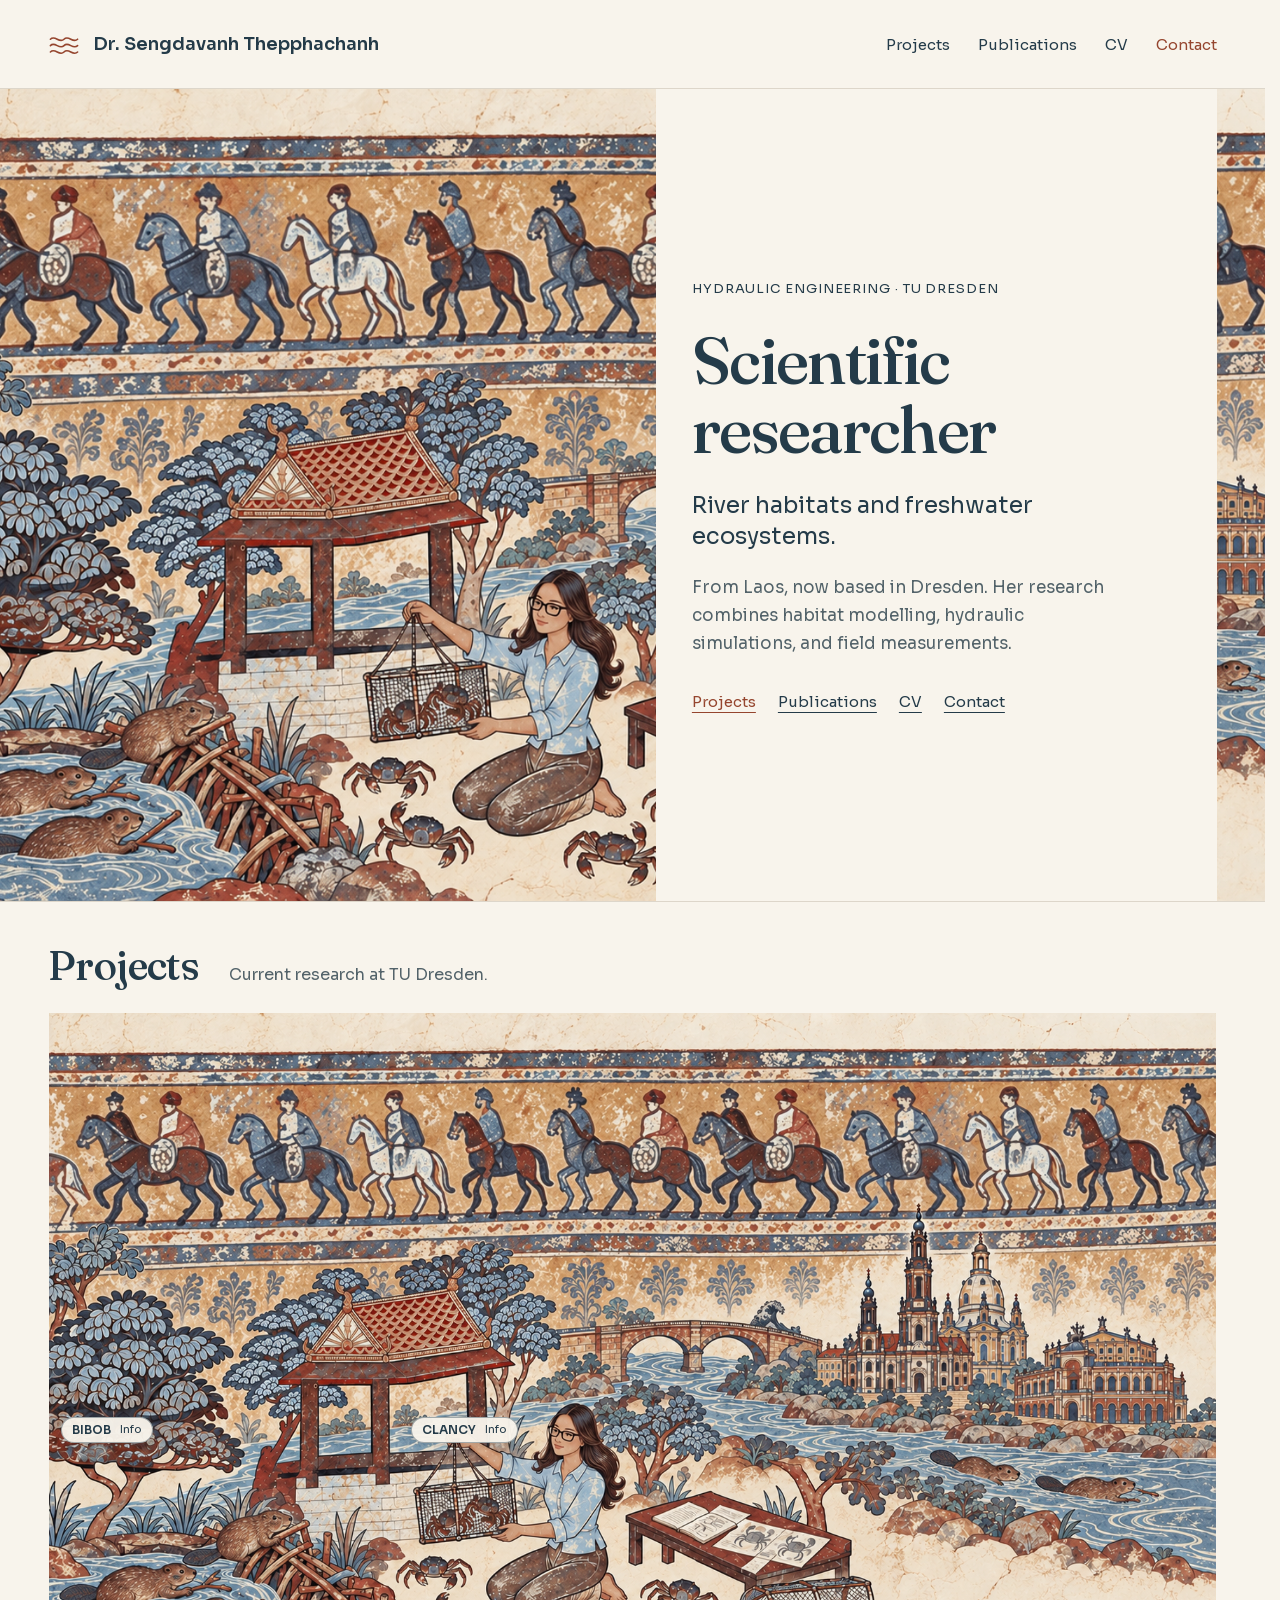
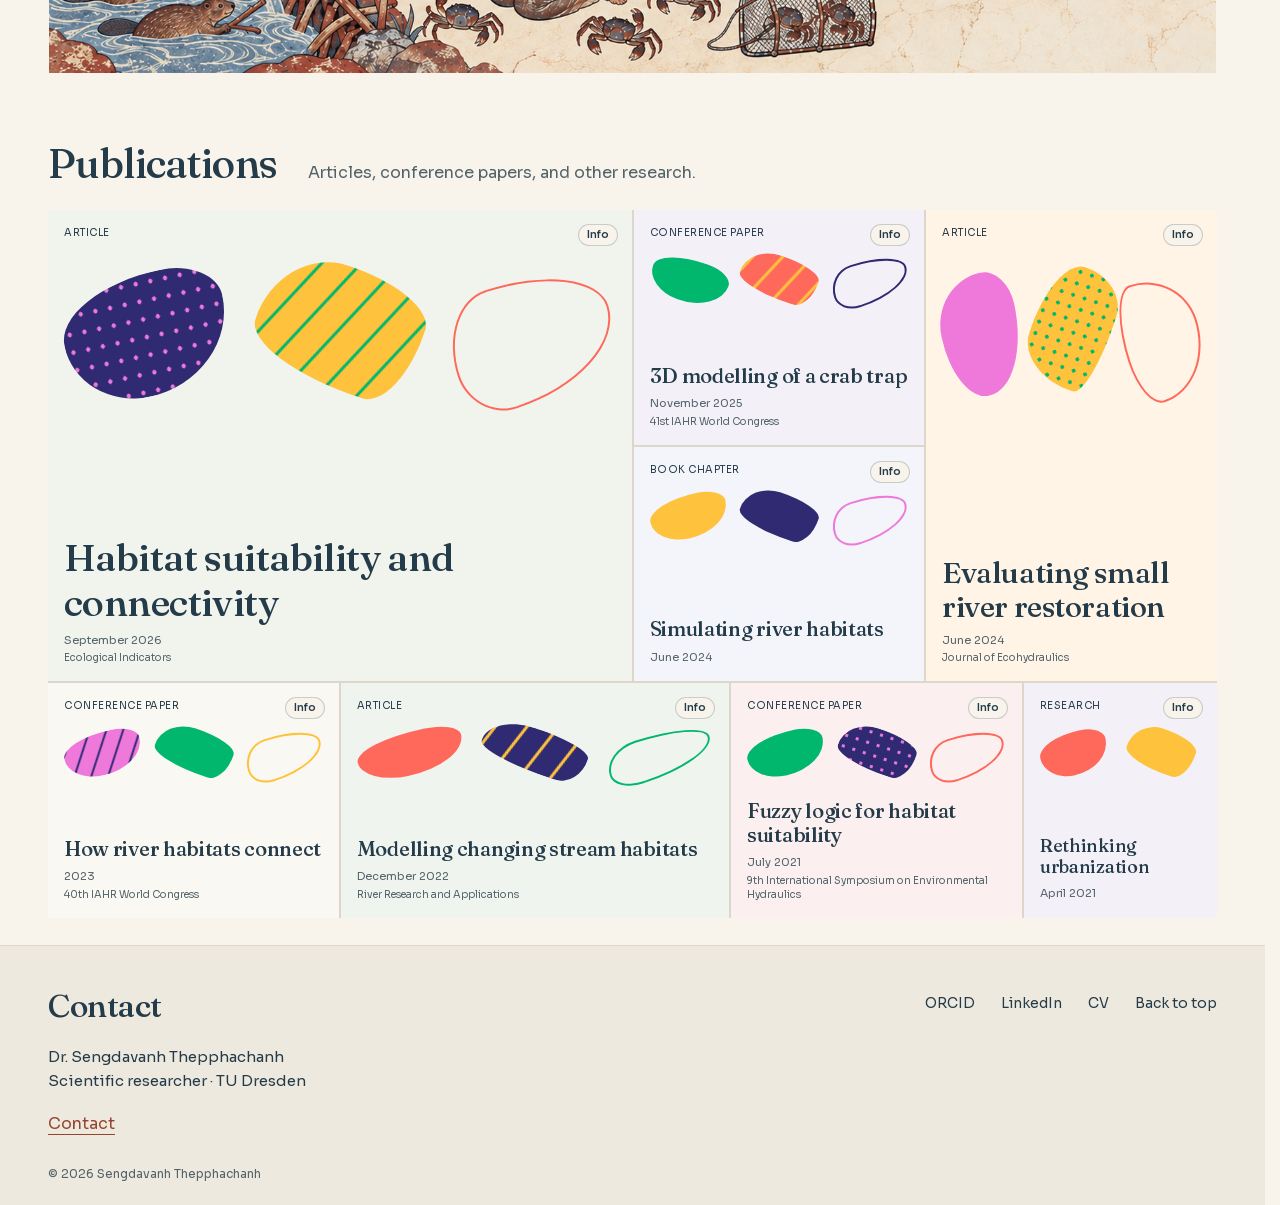
<file: index.html>
<!doctype html>
<html lang="en">
  <head>
    <meta charset="utf-8">
    <meta name="viewport" content="width=device-width, initial-scale=1">
    <meta name="description" content="Dr. Sengdavanh Thepphachanh, scientific researcher at TU Dresden. Research projects and publications on river habitats and freshwater ecosystems.">
    <meta name="theme-color" content="#f8f4ec">
    <title>Dr. Sengdavanh Thepphachanh · TU Dresden</title>
    <link rel="preload" href="assets/fonts/fraunces-latin.woff2" as="font" type="font/woff2" crossorigin>
    <link rel="preload" href="assets/fonts/sora-latin.woff2" as="font" type="font/woff2" crossorigin>
    <link rel="stylesheet" href="assets/site.css">
    <script src="assets/site.js" defer></script>
  </head>
  <body>
    <a class="skip-link" href="#main">Skip to content</a>
    <header class="site-header">
      <div class="header-inner">
        <a class="brand" href="#home" aria-label="Dr. Sengdavanh Thepphachanh, home">
          <svg class="brand-mark" viewBox="0 0 40 40" fill="none" aria-hidden="true"><path d="M3 14c6-6 11 6 17 0s11 6 17 0M3 22c6-6 11 6 17 0s11 6 17 0M3 30c6-6 11 6 17 0s11 6 17 0" stroke="currentColor" stroke-width="2" stroke-linecap="round"/></svg>
          <span>Dr. Sengdavanh Thepphachanh</span>
        </a>
        <nav aria-label="Main navigation">
          <a href="#projects">Projects</a>
          <a href="#publications">Publications</a>
          <a href="cv.html">CV</a>
          <a class="contact-link" href="https://www.linkedin.com/in/sengdavanh-thepphachanh-7234b1b6/" target="_blank" rel="noopener noreferrer">Contact</a>
        </nav>
      </div>
    </header>

    <main id="main">
      <section class="hero" id="home" aria-labelledby="hero-title">
        <img class="hero-art" src="assets/images/hero.png" alt="Lao mural artwork with Sengdavanh studying crabs and beavers beside the Elbe and Dresden landmarks." width="1667" height="943" fetchpriority="high">
        <div class="hero-inner">
          <div class="hero-copy">
            <p class="hero-eyebrow">Hydraulic engineering · TU Dresden</p>
            <h1 id="hero-title">Scientific<br>researcher</h1>
            <p class="hero-focus">River habitats and freshwater ecosystems.</p>
            <p class="hero-bio">From Laos, now based in Dresden. Her research combines habitat modelling, hydraulic simulations, and field measurements.</p>
            <div class="hero-links" aria-label="Explore the page">
              <a href="#projects">Projects</a>
              <a href="#publications">Publications</a>
              <a href="cv.html">CV</a>
              <a href="https://www.linkedin.com/in/sengdavanh-thepphachanh-7234b1b6/" target="_blank" rel="noopener noreferrer">Contact</a>
            </div>
          </div>
        </div>
      </section>

      <section class="section" id="projects" aria-labelledby="projects-title">
        <div class="section-heading">
          <h2 id="projects-title">Projects</h2>
          <p>Current research at TU Dresden.</p>
        </div>
        <div class="project-scene">
          <img class="project-image" src="assets/images/hero.png" alt="The complete Lao mural artwork with beavers on the left, Sengdavanh and crab traps in the centre, and the Elbe beside Dresden landmarks." loading="lazy" width="1667" height="943">
          <button class="tile project-region project-region--bibob" type="button" data-reveal="project-bibob" aria-controls="project-bibob" aria-haspopup="dialog" aria-label="BIBOB: beaver dams and water management. Info">
            <svg class="animal-highlight" viewBox="0 0 500 377" fill="none" aria-hidden="true">
              <ellipse cx="289" cy="180" rx="110" ry="58" transform="rotate(-23 289 180)"/>
              <ellipse cx="139" cy="251" rx="118" ry="47" transform="rotate(-12 139 251)"/>
              <ellipse cx="178" cy="301" rx="130" ry="48" transform="rotate(-13 178 301)"/>
            </svg>
            <span class="project-label"><strong>BIBOB</strong><span class="tile-info">Info</span></span>
          </button>
          <button class="tile project-region project-region--clancy" type="button" data-reveal="project-clancy" aria-controls="project-clancy" aria-haspopup="dialog" aria-label="CLANCY: Chinese mitten crab control. Info">
            <svg class="animal-highlight" viewBox="0 0 734 377" fill="none" aria-hidden="true">
              <ellipse cx="52" cy="237" rx="63" ry="35"/>
              <ellipse cx="93" cy="303" rx="80" ry="47"/>
              <ellipse cx="316" cy="327" rx="69" ry="40"/>
              <ellipse cx="400" cy="269" rx="70" ry="43"/>
              <ellipse cx="576" cy="299" rx="121" ry="63"/>
            </svg>
            <span class="project-label"><strong>CLANCY</strong><span class="tile-info">Info</span></span>
          </button>
        </div>
      </section>

      <section class="section" id="publications" aria-labelledby="publications-title">
        <div class="section-heading">
          <h2 id="publications-title">Publications</h2>
          <p>Articles, conference papers, and other research.</p>
        </div>
        <div class="publication-mosaic">
          <button type="button" class="tile publication-tile publication-tile--climate" data-reveal="publication-climate" aria-controls="publication-climate" aria-haspopup="dialog">
            <span class="tile-info">Info</span>
            <span class="publication-kind">Article</span>
            <span class="paper-art" aria-hidden="true"><span class="blob-outline"></span></span>
            <span class="publication-caption">
              <span class="tile-title">Habitat suitability and connectivity</span>
              <span class="tile-meta">September 2026</span>
              <span class="tile-venue">Ecological Indicators</span>
            </span>
          </button>
          <button type="button" class="tile publication-tile publication-tile--crab-trap" data-reveal="publication-crab-trap" aria-controls="publication-crab-trap" aria-haspopup="dialog">
            <span class="tile-info">Info</span>
            <span class="publication-kind">Conference paper</span>
            <span class="paper-art" aria-hidden="true"><span class="blob-outline"></span></span>
            <span class="publication-caption">
              <span class="tile-title">3D modelling of a crab trap</span>
              <span class="tile-meta">November 2025</span>
              <span class="tile-venue">41st IAHR World Congress</span>
            </span>
          </button>
          <button type="button" class="tile publication-tile publication-tile--restoration" data-reveal="publication-restoration" aria-controls="publication-restoration" aria-haspopup="dialog">
            <span class="tile-info">Info</span>
            <span class="publication-kind">Article</span>
            <span class="paper-art" aria-hidden="true"><span class="blob-outline"></span></span>
            <span class="publication-caption">
              <span class="tile-title">Evaluating small river restoration</span>
              <span class="tile-meta">June 2024</span>
              <span class="tile-venue">Journal of Ecohydraulics</span>
            </span>
          </button>
          <button type="button" class="tile publication-tile publication-tile--chapter" data-reveal="publication-chapter" aria-controls="publication-chapter" aria-haspopup="dialog">
            <span class="tile-info">Info</span>
            <span class="publication-kind">Book chapter</span>
            <span class="paper-art" aria-hidden="true"><span class="blob-outline"></span></span>
            <span class="publication-caption">
              <span class="tile-title">Simulating river habitats</span>
              <span class="tile-meta">June 2024</span>

            </span>
          </button>
          <button type="button" class="tile publication-tile publication-tile--connectivity" data-reveal="publication-connectivity" aria-controls="publication-connectivity" aria-haspopup="dialog">
            <span class="tile-info">Info</span>
            <span class="publication-kind">Conference paper</span>
            <span class="paper-art" aria-hidden="true"><span class="blob-outline"></span></span>
            <span class="publication-caption">
              <span class="tile-title">How river habitats connect</span>
              <span class="tile-meta">2023</span>
              <span class="tile-venue">40th IAHR World Congress</span>
            </span>
          </button>
          <button type="button" class="tile publication-tile publication-tile--transient" data-reveal="publication-transient" aria-controls="publication-transient" aria-haspopup="dialog">
            <span class="tile-info">Info</span>
            <span class="publication-kind">Article</span>
            <span class="paper-art" aria-hidden="true"><span class="blob-outline"></span></span>
            <span class="publication-caption">
              <span class="tile-title">Modelling changing stream habitats</span>
              <span class="tile-meta">December 2022</span>
              <span class="tile-venue">River Research and Applications</span>
            </span>
          </button>
          <button type="button" class="tile publication-tile publication-tile--fuzzy" data-reveal="publication-fuzzy" aria-controls="publication-fuzzy" aria-haspopup="dialog">
            <span class="tile-info">Info</span>
            <span class="publication-kind">Conference paper</span>
            <span class="paper-art" aria-hidden="true"><span class="blob-outline"></span></span>
            <span class="publication-caption">
              <span class="tile-title">Fuzzy logic for habitat suitability</span>
              <span class="tile-meta">July 2021</span>
              <span class="tile-venue">9th International Symposium on Environmental Hydraulics</span>
            </span>
          </button>
          <button type="button" class="tile publication-tile publication-tile--urban" data-reveal="publication-urban" aria-controls="publication-urban" aria-haspopup="dialog">
            <span class="tile-info">Info</span>
            <span class="publication-kind">Research</span>
            <span class="paper-art" aria-hidden="true"><span class="blob-outline"></span></span>
            <span class="publication-caption">
              <span class="tile-title">Rethinking urbanization</span>
              <span class="tile-meta">April 2021</span>

            </span>
          </button>
        </div>
      </section>

    </main>

    <footer class="site-footer" id="contact">
      <div class="footer-inner">
        <div>
          <h2>Contact</h2>
          <p>Dr. Sengdavanh Thepphachanh<br>Scientific researcher · TU Dresden</p>
          <a class="contact-link" href="https://www.linkedin.com/in/sengdavanh-thepphachanh-7234b1b6/" target="_blank" rel="noopener noreferrer">Contact</a>
        </div>
        <div class="footer-links">
          <a href="https://orcid.org/0000-0003-0986-9952" target="_blank" rel="noopener noreferrer">ORCID</a>
          <a href="https://www.linkedin.com/in/sengdavanh-thepphachanh-7234b1b6/" target="_blank" rel="noopener noreferrer">LinkedIn</a>
          <a href="cv.html">CV</a>
          <a href="#home">Back to top</a>
        </div>
      </div>
      <p class="footer-note">© 2026 Sengdavanh Thepphachanh</p>
    </footer>

    <noscript><p class="noscript-note">JavaScript is off. Project and publication details appear below.</p></noscript>
    <dialog class="reveal" id="project-clancy" aria-labelledby="project-clancy-title">
      <button class="reveal-close" data-close type="button">Close <span aria-hidden="true">×</span></button>
      <span class="reveal-kicker">Research project · 2023–2028</span>
      <h2 id="project-clancy-title">CLANCY</h2>
      <p class="reveal-subtitle">Chinese mitten crab control</p>
      <p>The project develops and tests traps for invasive Chinese mitten crabs. TU Dresden investigates how crabs respond to currents and hydraulic barriers.</p>
      <dl class="research-details">
        <div><dt>Institution</dt><dd>Chair of Hydraulic Engineering, TU Dresden</dd></div>
        <div><dt>Funding</dt><dd>EU Interreg North Sea</dd></div>
      </dl>
      <a class="source-link" href="https://tu-dresden.de/bu/bauingenieurwesen/iwd/wasserbau/forschung/forschungsprojekte/clancy" target="_blank" rel="noopener noreferrer">Visit the project at TU Dresden</a>
    </dialog>
    <dialog class="reveal" id="project-bibob" aria-labelledby="project-bibob-title">
      <button class="reveal-close" data-close type="button">Close <span aria-hidden="true">×</span></button>
      <span class="reveal-kicker">Research project · 2025–2027</span>
      <h2 id="project-bibob-title">BIBOB</h2>
      <p class="reveal-subtitle">Beaver dams and water management</p>
      <p>The project studies beaver dams and their effects on water retention. The team develops practical dam management guidance for the Saxon-Czech border region.</p>
      <dl class="research-details">
        <div><dt>Institution</dt><dd>Chair of Hydraulic Engineering, TU Dresden</dd></div>
        <div><dt>Funding</dt><dd>EU Interreg Saxony–Czech Republic</dd></div>
      </dl>
      <a class="source-link" href="https://tu-dresden.de/bu/bauingenieurwesen/iwd/wasserbau/bibob/projekt/profil" target="_blank" rel="noopener noreferrer">Visit the project at TU Dresden</a>
    </dialog>
    <dialog class="reveal" id="publication-climate" aria-labelledby="publication-climate-title">
      <button class="reveal-close" data-close type="button">Close <span aria-hidden="true">×</span></button>
      <span class="reveal-kicker">Article · September 2026</span>
      <h2 id="publication-climate-title">Macrozoobenthos habitat suitability and connectivity under hydromorphological and climate stressors</h2>
      <p class="publication-authors">Sengdavanh Thepphachanh, Manuel Wewer, Jürgen Stamm, Venu Chandra</p>
      <p class="reveal-venue">Ecological Indicators</p>
      <p>Research on river habitat suitability and connectivity under changes in river form, flow, and climate.</p>

      <ul class="source-links">
        <li><a href="https://www.researchgate.net/publication/413813401_Macrozoobenthos_habitat_suitability_and_connectivity_under_hydromorphological_and_climate_stressors" target="_blank" rel="noopener noreferrer">View on ResearchGate</a></li>
        <li><a href="https://fis.tu-dresden.de/portal/de/publications/macrozoobenthos-habitat-suitability-and-connectivity-under-hydromorphological-and-climate-stressors%2873c3dc61-bd50-4906-a53a-476daaadbd59%29.html" target="_blank" rel="noopener noreferrer">TU Dresden publication record</a></li>
      </ul>
    </dialog>
    <dialog class="reveal" id="publication-crab-trap" aria-labelledby="publication-crab-trap-title">
      <button class="reveal-close" data-close type="button">Close <span aria-hidden="true">×</span></button>
      <span class="reveal-kicker">Conference paper · November 2025</span>
      <h2 id="publication-crab-trap-title">A hydrodynamic analysis of a Chinese mitten crab trap using 3D modeling</h2>
      <p class="publication-authors">Sengdavanh Thepphachanh, Torsten Heyer</p>
      <p class="reveal-venue">41st IAHR World Congress</p>
      <p>A hydrodynamic study of a Chinese mitten crab trap using a three-dimensional model.</p>

      <ul class="source-links">
        <li><a href="https://www.researchgate.net/publication/397988920_A_HYDRODYNAMIC_ANALYSIS_OF_A_CHINESE_MITTEN_CRAB_TRAP_USING_3D_MODELING" target="_blank" rel="noopener noreferrer">View on ResearchGate</a></li>
      </ul>
    </dialog>
    <dialog class="reveal" id="publication-restoration" aria-labelledby="publication-restoration-title">
      <button class="reveal-close" data-close type="button">Close <span aria-hidden="true">×</span></button>
      <span class="reveal-kicker">Article · June 2024 · First published online</span>
      <h2 id="publication-restoration-title">An evaluation of small river restoration using transient river habitat modelling for macrozoobenthos</h2>
      <p class="publication-authors">Sengdavanh Thepphachanh, Jürgen Stamm</p>
      <p class="reveal-venue">Journal of Ecohydraulics</p>
      <p>An evaluation of restoration measures in a small Saxon stream using changing flow, substrate, and temperature conditions.</p>

      <ul class="source-links">
        <li><a href="https://doi.org/10.1080/24705357.2024.2363766" target="_blank" rel="noopener noreferrer">Read the article</a></li>
        <li><a href="https://www.researchgate.net/publication/381852601_An_evaluation_of_small_river_restoration_using_transient_river_habitat_modelling_for_macrozoobenthos" target="_blank" rel="noopener noreferrer">View on ResearchGate</a></li>
      </ul>
    </dialog>
    <dialog class="reveal" id="publication-chapter" aria-labelledby="publication-chapter-title">
      <button class="reveal-close" data-close type="button">Close <span aria-hidden="true">×</span></button>
      <span class="reveal-kicker">Book chapter · June 2024</span>
      <h2 id="publication-chapter-title">Chapter 22: Transient habitat simulation for macroinvertebrates in running waters – an assessment tool for hydromorphological river restoration</h2>
      <p class="publication-authors">Sengdavanh Thepphachanh, Jürgen Stamm</p>

      <p>Habitat simulation as a tool for assessing river restoration.</p>

      <ul class="source-links">
        <li><a href="https://www.researchgate.net/publication/381654504_CHAPTER_22_TRANSIENT_HABITAT_SIMULATION_FOR_MACROINVERTEBRATES_IN_RUNNING_WATERS_-_AN_ASSESSMENT_TOOL_FOR_HYDROMORPHOLOGICAL_RIVER_RESTORATION" target="_blank" rel="noopener noreferrer">View on ResearchGate</a></li>
      </ul>
    </dialog>
    <dialog class="reveal" id="publication-connectivity" aria-labelledby="publication-connectivity-title">
      <button class="reveal-close" data-close type="button">Close <span aria-hidden="true">×</span></button>
      <span class="reveal-kicker">Conference paper · 2023</span>
      <h2 id="publication-connectivity-title">Spatiotemporal Connectivity of Macrozoobenthos Habitat - a Modeling Approach</h2>
      <p class="publication-authors">Sengdavanh Thepphachanh, Jürgen Stamm</p>
      <p class="reveal-venue">40th IAHR World Congress</p>
      <p>A model of habitat connections across space and time. It considers species movement and periods when habitat patches disappear.</p>

      <ul class="source-links">
        <li><a href="https://www.iahr.org/library/infor?pid=29525" target="_blank" rel="noopener noreferrer">IAHR publication record</a></li>
        <li><a href="https://www.researchgate.net/publication/375805981_Spatiotemporal_Connectivity_of_Macrozoobenthos_Habitat_-_a_Modeling_Approach" target="_blank" rel="noopener noreferrer">View on ResearchGate</a></li>
      </ul>
    </dialog>
    <dialog class="reveal" id="publication-transient" aria-labelledby="publication-transient-title">
      <button class="reveal-close" data-close type="button">Close <span aria-hidden="true">×</span></button>
      <span class="reveal-kicker">Article · December 2022 · First published online</span>
      <h2 id="publication-transient-title">Development of transient habitat modeling for stream Macrozoobenthos</h2>
      <p class="publication-authors">Sengdavanh Thepphachanh, Jürgen Stamm</p>
      <p class="reveal-venue">River Research and Applications · 39(4), 745–757 (2023)</p>
      <p>The model combines river depth, velocity, substrate, and water temperature to assess habitat suitability for stream invertebrates.</p>
      <p class="publication-note">The linked preprints are earlier versions titled Development of Transient Habitat Modeling for Macrozoobenthos in a Restored Stream.</p>
      <ul class="source-links">
        <li><a href="https://doi.org/10.1002/rra.4090" target="_blank" rel="noopener noreferrer">Read the article</a></li>
        <li><a href="https://www.researchgate.net/publication/366124597_Development_of_transient_habitat_modeling_for_stream_Macrozoobenthos" target="_blank" rel="noopener noreferrer">View on ResearchGate</a></li>
        <li><a href="https://www.researchgate.net/publication/360492860_Development_of_Transient_Habitat_Modeling_for_Macrozoobenthos_in_a_Restored_Stream" target="_blank" rel="noopener noreferrer">May 2022 preprint</a></li>
        <li><a href="https://www.researchgate.net/publication/363489630_Development_of_Transient_Habitat_Modeling_for_Macrozoobenthos_in_a_Restored_Stream" target="_blank" rel="noopener noreferrer">September 2022 preprint</a></li>
      </ul>
    </dialog>
    <dialog class="reveal" id="publication-fuzzy" aria-labelledby="publication-fuzzy-title">
      <button class="reveal-close" data-close type="button">Close <span aria-hidden="true">×</span></button>
      <span class="reveal-kicker">Conference paper · July 2021</span>
      <h2 id="publication-fuzzy-title">Transient physical habitat modelling - simulation of stream macrozoobenthos habitat suitability using fuzzy logic approach</h2>
      <p class="publication-authors">Sengdavanh Thepphachanh, Jürgen Stamm</p>
      <p class="reveal-venue">9th International Symposium on Environmental Hydraulics</p>
      <p>A fuzzy logic approach to modelling habitat suitability for stream invertebrates.</p>

      <ul class="source-links">
        <li><a href="https://www.researchgate.net/publication/360188831_Transient_physical_habitat_modelling_-simulation_of_stream_macrozoobenthos_habitat_suitability_using_fuzzy_logic_approach" target="_blank" rel="noopener noreferrer">View on ResearchGate</a></li>
      </ul>
    </dialog>
    <dialog class="reveal" id="publication-urban" aria-labelledby="publication-urban-title">
      <button class="reveal-close" data-close type="button">Close <span aria-hidden="true">×</span></button>
      <span class="reveal-kicker">Research · April 2021</span>
      <h2 id="publication-urban-title">Rethinking urbanization: should urban transformation be directed into agglomerated urban?</h2>
      <p class="publication-authors">Matthew Thaokhamlue, Sengdavanh Thepphachanh</p>

      <p>Research on urban transformation and agglomeration.</p>

      <ul class="source-links">
        <li><a href="https://www.researchgate.net/publication/351082080_RETHINKING_URBANIZATION_SHOULD_URBAN_TRANSFORMATION_BE_DIRECTED_INTO_AGGLOMERATED_URBAN" target="_blank" rel="noopener noreferrer">View on ResearchGate</a></li>
      </ul>
    </dialog>
  </body>
</html>
</file>
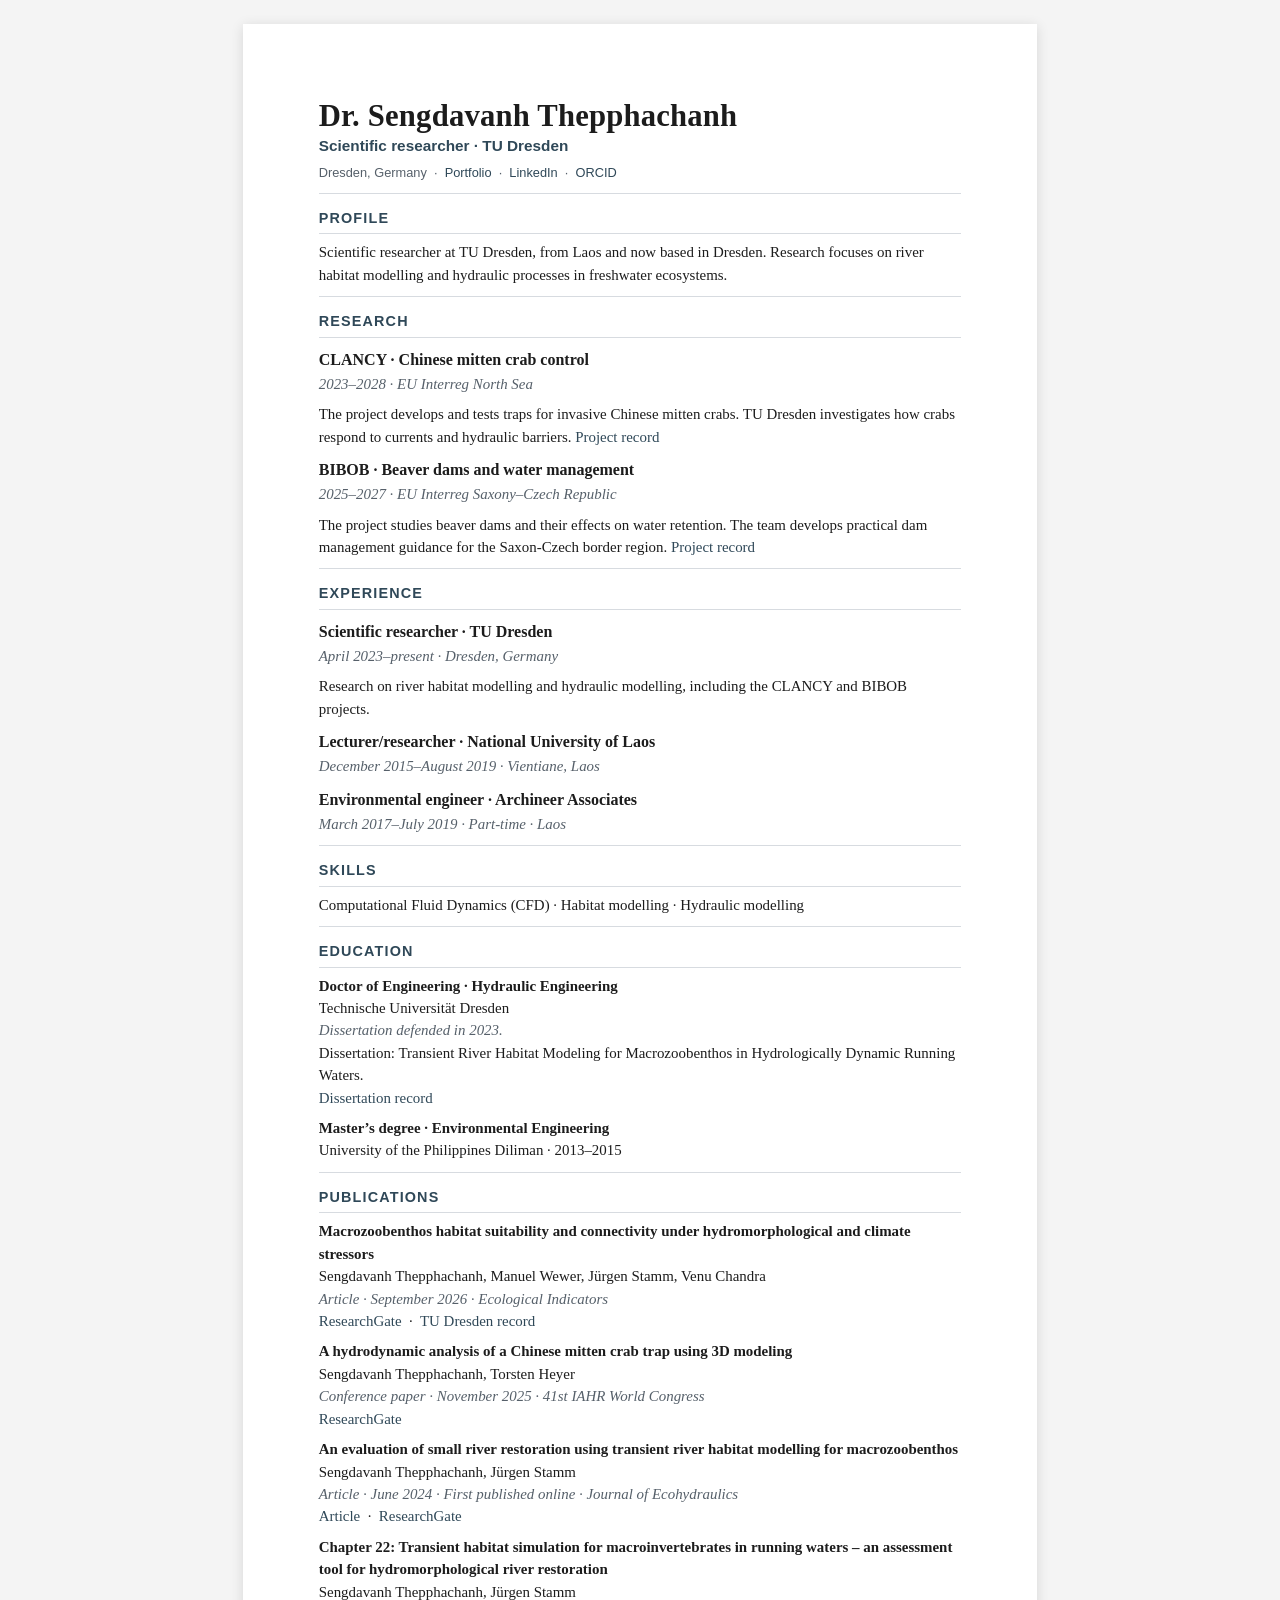
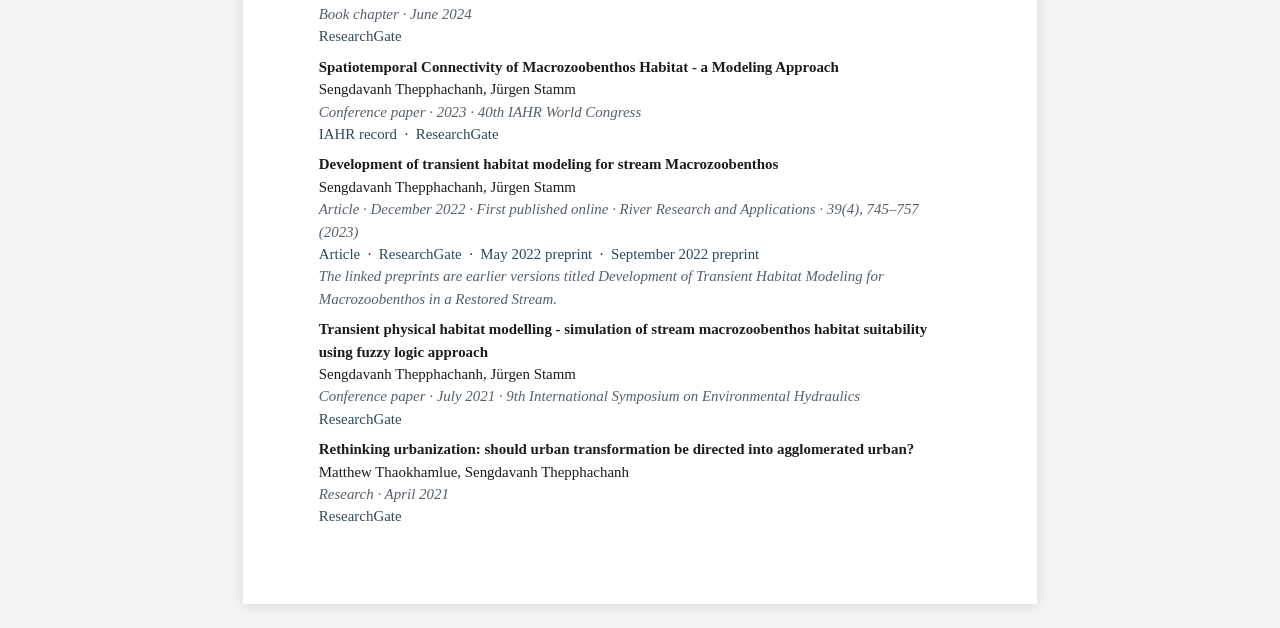
<file: cv.html>
<!DOCTYPE html>
<html lang="en">
<head>
<meta charset="utf-8">
<meta name="viewport" content="width=device-width, initial-scale=1">
<style>
  /* ===== Shared visual identity (matches the per-company CV templates) =====
     serif body · sans section labels + meta · slate accent · A4 print.
     Self-contained: system fonts only, no external fetch. */
  :root {
    --ink: #1c1c1c;
    --muted: #56606a;
    --rule: #d7dbe0;
    --accent: #2f4858;
    --serif: "Palatino Linotype", Palatino, "Book Antiqua", Georgia, "Times New Roman", serif;
    --sans: -apple-system, BlinkMacSystemFont, "Segoe UI", Helvetica, Arial, sans-serif;
  }

  * { box-sizing: border-box; }
  html, body { margin: 0; padding: 0; }

  body {
    font-family: var(--serif);
    color: var(--ink);
    font-size: 11.2pt;
    line-height: 1.5;
    background: #f4f4f4;
  }

  .sheet {
    background: #fff;
    max-width: 210mm;
    margin: 24px auto;
    padding: 20mm 20mm 18mm;
    box-shadow: 0 2px 12px rgba(0,0,0,0.12);
  }

  a { color: var(--accent); text-decoration: none; }

  /* Name */
  .doc h1 {
    font-size: 23pt;
    font-weight: 700;
    letter-spacing: 0.2px;
    line-height: 1.1;
    margin: 0 0 2px;
    color: var(--ink);
  }
  /* Headline (first <p> after the name) */
  .doc h1 + p {
    font-family: var(--sans);
    font-size: 11.5pt;
    font-weight: 600;
    color: var(--accent);
    margin: 0 0 6px;
  }
  /* Contact line (second <p>) */
  .doc h1 + p + p {
    font-family: var(--sans);
    font-size: 9.6pt;
    line-height: 1.45;
    color: var(--muted);
    margin: 0 0 4px;
  }

  .doc h2 {
    font-family: var(--sans);
    font-size: 10.8pt;
    font-weight: 700;
    text-transform: uppercase;
    letter-spacing: 0.08em;
    color: var(--accent);
    margin: 14px 0 7px;
    padding-bottom: 4px;
    border-bottom: 1px solid var(--rule);
  }

  .doc h3 {
    font-size: 12pt;
    font-weight: 700;
    margin: 10px 0 1px;
  }

  /* Sub-role heading inside a grouped company block (e.g. LabTwin under Labforward) */
  .doc h4 {
    font-family: var(--sans);
    font-size: 10.6pt;
    font-weight: 700;
    color: var(--ink);
    margin: 9px 0 1px;
  }
  .doc h4 em {
    font-family: var(--serif);
    font-weight: 400;
    font-size: 0.9em;
    font-style: italic;
    color: var(--muted);
  }

  .doc p { margin: 0 0 8px; }
  .doc p em { color: var(--muted); font-style: italic; }

  .doc ul { margin: 4px 0 8px; padding-left: 1.15em; }
  .doc li { margin: 0 0 3px; }

  .doc hr {
    border: 0;
    border-top: 1px solid var(--rule);
    margin: 10px 0;
  }

  .doc strong { font-weight: 700; }

  @media screen and (max-width: 600px) {
    .sheet { margin: 12px; padding: 24px; }
    .doc { overflow-wrap: anywhere; }
  }

  @page { size: A4; margin: 14mm 14mm 15mm; }

  @media print {
    html, body { background: #fff; }
    body {
      font-size: 9.2pt;
      -webkit-print-color-adjust: exact;
      print-color-adjust: exact;
    }
    .sheet { max-width: none; margin: 0; padding: 0; box-shadow: none; }
    .doc h1 { font-size: 17.5pt; }
    .doc h2 { font-size: 9.9pt; break-after: avoid; page-break-after: avoid; }
    .doc h3 { font-size: 10.9pt; break-after: avoid; page-break-after: avoid; }
    .doc h4 { font-size: 10.6pt; break-after: avoid; page-break-after: avoid; }
    .doc ul, .doc li { break-inside: avoid; page-break-inside: avoid; }
    .doc p { orphans: 3; widows: 3; }
    a { color: var(--accent); }
    /* Add class="cv-page-break-before" to an <h3> to force a clean page break */
    .cv-page-break-before { break-before: page; page-break-before: always; margin-top: 0; }
  }
</style><title>Dr. Sengdavanh Thepphachanh · CV</title></head>
<body>
<article class="sheet doc">

<h1>Dr. Sengdavanh Thepphachanh</h1>
<p>Scientific researcher · TU Dresden</p>
<p>Dresden, Germany &nbsp;·&nbsp; <a href="index.html">Portfolio</a> &nbsp;·&nbsp; <a href="https://www.linkedin.com/in/sengdavanh-thepphachanh-7234b1b6/">LinkedIn</a> &nbsp;·&nbsp; <a href="https://orcid.org/0000-0003-0986-9952">ORCID</a></p>
<hr>

<h2>Profile</h2>
<p>Scientific researcher at TU Dresden, from Laos and now based in Dresden. Research focuses on river habitat modelling and hydraulic processes in freshwater ecosystems.</p>
<hr>

<h2>Research</h2>
<h3>CLANCY · Chinese mitten crab control</h3>
<p><em>2023–2028 · EU Interreg North Sea</em></p>
<p>The project develops and tests traps for invasive Chinese mitten crabs. TU Dresden investigates how crabs respond to currents and hydraulic barriers. <a href="https://tu-dresden.de/bu/bauingenieurwesen/iwd/wasserbau/forschung/forschungsprojekte/clancy">Project record</a></p>

<h3>BIBOB · Beaver dams and water management</h3>
<p><em>2025–2027 · EU Interreg Saxony–Czech Republic</em></p>
<p>The project studies beaver dams and their effects on water retention. The team develops practical dam management guidance for the Saxon-Czech border region. <a href="https://tu-dresden.de/bu/bauingenieurwesen/iwd/wasserbau/bibob/projekt/profil">Project record</a></p>

<hr>

<h2>Experience</h2>

<h3>Scientific researcher · TU Dresden</h3>
<p><em>April 2023–present · Dresden, Germany</em></p>
<p>Research on river habitat modelling and hydraulic modelling, including the CLANCY and BIBOB projects.</p>

<h3>Lecturer/researcher · National University of Laos</h3>
<p><em>December 2015–August 2019 · Vientiane, Laos</em></p>

<h3>Environmental engineer · Archineer Associates</h3>
<p><em>March 2017–July 2019 · Part-time · Laos</em></p>
<hr>

<h2>Skills</h2>
<p>Computational Fluid Dynamics (CFD) · Habitat modelling · Hydraulic modelling</p>
<hr>

<h2>Education</h2>
<p><strong>Doctor of Engineering · Hydraulic Engineering</strong><br>Technische Universität Dresden<br><em>Dissertation defended in 2023.</em><br>Dissertation: Transient River Habitat Modeling for Macrozoobenthos in Hydrologically Dynamic Running Waters.<br><a href="https://tud.qucosa.de/id/qucosa%3A90334">Dissertation record</a></p>
<p><strong>Master’s degree · Environmental Engineering</strong><br>University of the Philippines Diliman · 2013–2015</p>
<hr>

<h2>Publications</h2>
<p><strong>Macrozoobenthos habitat suitability and connectivity under hydromorphological and climate stressors</strong><br>Sengdavanh Thepphachanh, Manuel Wewer, Jürgen Stamm, Venu Chandra<br><em>Article · September 2026 · Ecological Indicators</em><br><a href="https://www.researchgate.net/publication/413813401_Macrozoobenthos_habitat_suitability_and_connectivity_under_hydromorphological_and_climate_stressors">ResearchGate</a> &nbsp;·&nbsp; <a href="https://fis.tu-dresden.de/portal/de/publications/macrozoobenthos-habitat-suitability-and-connectivity-under-hydromorphological-and-climate-stressors%2873c3dc61-bd50-4906-a53a-476daaadbd59%29.html">TU Dresden record</a></p>

<p><strong>A hydrodynamic analysis of a Chinese mitten crab trap using 3D modeling</strong><br>Sengdavanh Thepphachanh, Torsten Heyer<br><em>Conference paper · November 2025 · 41st IAHR World Congress</em><br><a href="https://www.researchgate.net/publication/397988920_A_HYDRODYNAMIC_ANALYSIS_OF_A_CHINESE_MITTEN_CRAB_TRAP_USING_3D_MODELING">ResearchGate</a></p>

<p><strong>An evaluation of small river restoration using transient river habitat modelling for macrozoobenthos</strong><br>Sengdavanh Thepphachanh, Jürgen Stamm<br><em>Article · June 2024 · First published online · Journal of Ecohydraulics</em><br><a href="https://doi.org/10.1080/24705357.2024.2363766">Article</a> &nbsp;·&nbsp; <a href="https://www.researchgate.net/publication/381852601_An_evaluation_of_small_river_restoration_using_transient_river_habitat_modelling_for_macrozoobenthos">ResearchGate</a></p>

<p><strong>Chapter 22: Transient habitat simulation for macroinvertebrates in running waters – an assessment tool for hydromorphological river restoration</strong><br>Sengdavanh Thepphachanh, Jürgen Stamm<br><em>Book chapter · June 2024</em><br><a href="https://www.researchgate.net/publication/381654504_CHAPTER_22_TRANSIENT_HABITAT_SIMULATION_FOR_MACROINVERTEBRATES_IN_RUNNING_WATERS_-_AN_ASSESSMENT_TOOL_FOR_HYDROMORPHOLOGICAL_RIVER_RESTORATION">ResearchGate</a></p>

<p><strong>Spatiotemporal Connectivity of Macrozoobenthos Habitat - a Modeling Approach</strong><br>Sengdavanh Thepphachanh, Jürgen Stamm<br><em>Conference paper · 2023 · 40th IAHR World Congress</em><br><a href="https://www.iahr.org/library/infor?pid=29525">IAHR record</a> &nbsp;·&nbsp; <a href="https://www.researchgate.net/publication/375805981_Spatiotemporal_Connectivity_of_Macrozoobenthos_Habitat_-_a_Modeling_Approach">ResearchGate</a></p>

<p><strong>Development of transient habitat modeling for stream Macrozoobenthos</strong><br>Sengdavanh Thepphachanh, Jürgen Stamm<br><em>Article · December 2022 · First published online · River Research and Applications · 39(4), 745–757 (2023)</em><br><a href="https://doi.org/10.1002/rra.4090">Article</a> &nbsp;·&nbsp; <a href="https://www.researchgate.net/publication/366124597_Development_of_transient_habitat_modeling_for_stream_Macrozoobenthos">ResearchGate</a> &nbsp;·&nbsp; <a href="https://www.researchgate.net/publication/360492860_Development_of_Transient_Habitat_Modeling_for_Macrozoobenthos_in_a_Restored_Stream">May 2022 preprint</a> &nbsp;·&nbsp; <a href="https://www.researchgate.net/publication/363489630_Development_of_Transient_Habitat_Modeling_for_Macrozoobenthos_in_a_Restored_Stream">September 2022 preprint</a><br><em>The linked preprints are earlier versions titled Development of Transient Habitat Modeling for Macrozoobenthos in a Restored Stream.</em></p>

<p><strong>Transient physical habitat modelling - simulation of stream macrozoobenthos habitat suitability using fuzzy logic approach</strong><br>Sengdavanh Thepphachanh, Jürgen Stamm<br><em>Conference paper · July 2021 · 9th International Symposium on Environmental Hydraulics</em><br><a href="https://www.researchgate.net/publication/360188831_Transient_physical_habitat_modelling_-simulation_of_stream_macrozoobenthos_habitat_suitability_using_fuzzy_logic_approach">ResearchGate</a></p>

<p><strong>Rethinking urbanization: should urban transformation be directed into agglomerated urban?</strong><br>Matthew Thaokhamlue, Sengdavanh Thepphachanh<br><em>Research · April 2021</em><br><a href="https://www.researchgate.net/publication/351082080_RETHINKING_URBANIZATION_SHOULD_URBAN_TRANSFORMATION_BE_DIRECTED_INTO_AGGLOMERATED_URBAN">ResearchGate</a></p>

</article>
</body>
</html>
</file>
<file: assets/site.css>
@font-face {
  font-family: "Fraunces";
  src: url("fonts/fraunces-latin.woff2") format("woff2");
  font-style: normal;
  font-weight: 400 700;
  font-display: swap;
}

@font-face {
  font-family: "Sora";
  src: url("fonts/sora-latin.woff2") format("woff2");
  font-style: normal;
  font-weight: 400 600;
  font-display: swap;
}

:root {
  color-scheme: light;
  --header-height: 88px;
  --paper: #f8f4ec;
  --ink: #243b49;
  --muted: #53636a;
  --red: #95452e;
  --line: #ddd6ca;
  --navy: #302a72;
  --pink: #ef79db;
  --yellow: #ffc23c;
  --green: #00b76d;
  --coral: #ff695c;
  --heading-font: "Fraunces", Georgia, serif;
  font-family: "Sora", Arial, Helvetica, sans-serif;
  font-weight: 400;
  color: var(--ink);
  background: var(--paper);
}

* { box-sizing: border-box; }
html { scroll-behavior: smooth; scrollbar-gutter: stable; }
body { margin: 0; }
body:has(dialog[open]) { overflow: hidden; }
button, a { -webkit-tap-highlight-color: transparent; }
button { font: inherit; color: inherit; }
h1, h2, .publication-caption .tile-title { font-family: var(--heading-font); font-optical-sizing: auto; }
a { color: inherit; text-underline-offset: 5px; }
img { display: block; max-width: 100%; height: auto; }
button:focus-visible, a:focus-visible { outline: 3px solid var(--red); outline-offset: 5px; }
section, footer { scroll-margin-top: var(--header-height); }
.skip-link { position: fixed; left: 16px; top: -70px; z-index: 100; padding: 12px 20px; background: white; }
.skip-link:focus { top: 12px; }

.site-header { position: sticky; top: 0; z-index: 20; background: var(--paper); border-bottom: 1px solid var(--line); }
.header-inner, .hero-inner, .section, .footer-inner, .footer-note { width: min(1280px, calc(100% - 96px)); margin-inline: auto; }
.header-inner { min-height: var(--header-height); display: flex; justify-content: space-between; align-items: center; gap: 32px; }
.brand { display: flex; gap: 13px; align-items: center; font-size: 18px; font-weight: 600; text-decoration: none; }
.brand-mark { flex: 0 0 32px; width: 32px; height: 32px; color: var(--red); }
nav { display: flex; align-items: center; gap: 28px; font-size: 15px; }
nav a { white-space: nowrap; text-decoration: none; }
nav a:hover, .footer-links a:hover { text-decoration: underline; }
.contact-link { color: var(--red); }

.hero { position: relative; min-height: calc(100svh - var(--header-height)); overflow: hidden; border-bottom: 1px solid var(--line); }
.hero-art { position: absolute; inset: 0; width: 100%; height: 100%; object-fit: cover; object-position: center; }
.hero-inner { position: relative; z-index: 1; display: grid; grid-template-columns: 52% 48%; min-height: inherit; }
.hero-copy { grid-column: 2; display: flex; flex-direction: column; justify-content: center; padding: 48px 36px; background: var(--paper); }
.hero-eyebrow { margin: 0 0 26px; font-size: 13px; line-height: 1.6; letter-spacing: .07em; text-transform: uppercase; }
h1 { margin: 0; font-size: clamp(48px, 5.2vw, 74px); font-weight: 500; line-height: 1.04; letter-spacing: -.025em; }
.hero-focus { margin: 26px 0 0; font-size: 23px; line-height: 1.35; max-width: 400px; }
.hero-bio { margin: 22px 0 0; max-width: 430px; color: var(--muted); font-size: 17px; line-height: 1.65; }
.hero-links { display: flex; flex-wrap: wrap; gap: 22px; margin-top: 34px; font-size: 15px; }
.hero-links a { text-decoration-thickness: 1px; }
.hero-links a:first-child { color: var(--red); }

.section { min-height: calc(100svh - var(--header-height)); padding-block: clamp(24px, 3svh, 44px); display: flex; flex-direction: column; justify-content: center; }
.section-heading { flex: 0 0 auto; display: flex; gap: 30px; align-items: baseline; margin-bottom: 24px; }
.section-heading h2 { margin: 0; font-size: clamp(36px, 3.2vw, 46px); font-weight: 500; line-height: 1.1; letter-spacing: -.015em; }
.section-heading p { margin: 0; color: var(--muted); font-size: 16px; line-height: 1.5; }
.tile { position: relative; border: 0; padding: 0; text-align: left; min-width: 0; cursor: pointer; isolation: isolate; }
.tile > * { pointer-events: none; }
.tile:focus-visible { outline-offset: -5px; z-index: 2; }
.tile-info { position: absolute; z-index: 3; top: 18px; right: 18px; padding: 7px 12px; border: 1px solid rgba(36, 59, 73, .22); border-radius: 20px; background: var(--paper); color: var(--ink); font-size: 12px; font-weight: 600; line-height: 1; }
.tile-title, .tile-meta, .tile-venue { display: block; }
.tile-title { font-weight: 500; line-height: 1.15; letter-spacing: -.015em; }
.tile-meta { font-size: 11px; line-height: 1.5; }

.project-scene { position: relative; width: min(100%, calc((100svh - var(--header-height) - 152px) * 1.76776)); margin-inline: auto; }
.project-image { width: 100%; height: auto; }
.project-region { position: absolute; top: 60%; height: 40%; background: transparent; }
.project-region--bibob { left: 0; width: 30%; }
.project-region--clancy { left: 30%; width: 44%; }
.project-label { position: absolute; top: 8px; left: 12px; display: flex; align-items: center; gap: 9px; padding: 6px 10px; background: rgba(248, 244, 236, .96); border: 1px solid rgba(36, 59, 73, .4); border-radius: 20px; box-shadow: 0 2px 6px rgba(36, 59, 73, .12); font-size: 12px; line-height: 1; }
.project-label .tile-info { position: static; padding: 0; border: 0; background: transparent; font-size: 11px; font-weight: 400; }
.project-label strong { font-weight: 600; }
.animal-highlight { position: absolute; inset: 0; width: 100%; height: 100%; opacity: 0; overflow: visible; }
.animal-highlight ellipse { fill: rgba(255, 194, 60, .18); stroke: var(--paper); stroke-width: 3px; vector-effect: non-scaling-stroke; filter: drop-shadow(0 0 2px var(--ink)); }
.project-region:focus-visible { outline: 0; }
.project-region:focus-visible .animal-highlight { opacity: 1; }
.project-region:focus-visible .project-label { outline: 3px solid var(--red); outline-offset: 3px; }

.publication-mosaic { display: grid; grid-template-columns: repeat(12, minmax(0, 1fr)); grid-template-rows: repeat(3, minmax(min-content, 1fr)); min-height: calc(100svh - var(--header-height) - 140px); gap: 2px; background: var(--line); }
.publication-tile { display: flex; flex-direction: column; align-items: stretch; gap: 8px; background: #faf8f3; padding: 16px; overflow: hidden; }
.publication-tile--climate { grid-area: 1 / 1 / 3 / 7; background: #f1f3ed; }
.publication-tile--crab-trap { grid-area: 1 / 7 / 2 / 10; background: #f3f0f8; }
.publication-tile--restoration { grid-area: 1 / 10 / 3 / 13; background: #fff4e5; }
.publication-tile--chapter { grid-area: 2 / 7 / 3 / 10; background: #f3f5fa; }
.publication-tile--connectivity { grid-area: 3 / 1 / 4 / 4; }
.publication-tile--transient { grid-area: 3 / 4 / 4 / 8; background: #f0f4ef; }
.publication-tile--fuzzy { grid-area: 3 / 8 / 4 / 11; background: #fbf0ef; }
.publication-tile--urban { grid-area: 3 / 11 / 4 / 13; background: #f4f0f8; }
.publication-kind { display: block; flex: 0 0 auto; padding-right: 50px; font-size: 10px; line-height: 1.4; letter-spacing: .05em; text-transform: uppercase; }
.publication-tile .tile-info { top: 14px; right: 14px; padding: 5px 8px; font-size: 10px; }
.publication-caption { flex: 1 0 auto; display: flex; flex-direction: column; justify-content: flex-end; }
.publication-caption .tile-title { margin-bottom: 8px; font-size: clamp(18px, 1.6vw, 23px); overflow-wrap: anywhere; }
.publication-caption .tile-meta, .tile-venue { color: var(--muted); }
.tile-venue { margin-top: 3px; font-size: 10px; line-height: 1.4; }
.publication-tile--climate .tile-title { font-size: clamp(30px, 3vw, 43px); max-width: 530px; }
.publication-tile--restoration .tile-title { font-size: clamp(24px, 2.3vw, 33px); }
.publication-tile--urban .tile-title { font-size: clamp(18px, 1.4vw, 21px); }
.paper-art { position: relative; display: block; flex: 0 0 clamp(38px, 6svh, 64px); margin: 8px 0; }
.paper-art::before, .paper-art::after, .blob-outline { content: ""; position: absolute; width: 30%; height: 80%; }
.paper-art::before { left: 0; top: 5%; border-radius: 66% 34% 56% 44% / 45% 31% 69% 55%; background: var(--navy); transform: rotate(-12deg); }
.paper-art::after { left: 35%; top: 0; border-radius: 43% 57% 24% 76% / 65% 31% 69% 35%; background: var(--pink); transform: rotate(18deg); }
.blob-outline { right: 0; top: 8%; border: 2px solid var(--green); border-radius: 32% 68% 72% 28% / 60% 43% 57% 40%; transform: rotate(-18deg); }
.publication-tile--climate .paper-art { flex-basis: clamp(100px, 17svh, 190px); margin-block: 18px; }
.publication-tile--climate .paper-art::before { background: radial-gradient(ellipse, var(--pink) 18%, transparent 21%) 0 0 / 15px 18px, var(--navy); }
.publication-tile--climate .paper-art::after { background: repeating-linear-gradient(115deg, transparent 0 13px, var(--green) 14px 16px, transparent 17px 29px), var(--yellow); }
.publication-tile--climate .blob-outline { border-color: var(--coral); }
.publication-tile--crab-trap .paper-art::before { background: var(--green); transform: rotate(20deg); }
.publication-tile--crab-trap .paper-art::after { background: repeating-linear-gradient(115deg, transparent 0 9px, var(--yellow) 10px 12px, transparent 13px 22px), var(--coral); }
.publication-tile--crab-trap .blob-outline { border-color: var(--navy); }
.publication-tile--restoration .paper-art { flex-basis: clamp(100px, 17svh, 190px); margin-block: 18px; }
.publication-tile--restoration .paper-art::before { background: var(--pink); }
.publication-tile--restoration .paper-art::after { background: radial-gradient(circle, var(--green) 19%, transparent 22%) 0 0 / 12px 12px, var(--yellow); }
.publication-tile--restoration .blob-outline { border-color: var(--coral); }
.publication-tile--chapter .paper-art::before { background: var(--yellow); }
.publication-tile--chapter .paper-art::after { background: var(--navy); }
.publication-tile--chapter .blob-outline { border-color: var(--pink); }
.publication-tile--connectivity .paper-art::before { background: repeating-linear-gradient(120deg, transparent 0 7px, var(--navy) 8px 9px, transparent 10px 16px), var(--pink); }
.publication-tile--connectivity .paper-art::after { background: var(--green); }
.publication-tile--connectivity .blob-outline { border-color: var(--yellow); }
.publication-tile--transient .paper-art::before { background: var(--coral); }
.publication-tile--transient .paper-art::after { background: repeating-linear-gradient(110deg, transparent 0 10px, var(--yellow) 11px 13px, transparent 14px 25px), var(--navy); }
.publication-tile--transient .blob-outline { border-color: var(--green); }
.publication-tile--fuzzy .paper-art::before { background: var(--green); }
.publication-tile--fuzzy .paper-art::after { background: radial-gradient(circle, var(--pink) 18%, transparent 21%) 0 0 / 11px 11px, var(--navy); }
.publication-tile--fuzzy .blob-outline { border-color: var(--coral); }
.publication-tile--urban .paper-art::before { width: 42%; background: var(--coral); }
.publication-tile--urban .paper-art::after { left: 54%; width: 42%; background: var(--yellow); }
.publication-tile--urban .blob-outline { display: none; }

.site-footer { border-top: 1px solid var(--line); padding: 40px 0 24px; background: #eee9de; }
.footer-inner { display: flex; justify-content: space-between; gap: 40px; }
.footer-inner h2 { margin: 0 0 20px; font-size: 32px; font-weight: 500; letter-spacing: -.015em; }
.footer-inner p { font-size: 15px; line-height: 1.6; margin: 0 0 20px; }
.footer-links { display: flex; align-items: start; flex-wrap: wrap; gap: 26px; padding-top: 8px; font-size: 14px; }
.footer-links a { text-decoration: none; }
.footer-note { color: var(--muted); margin-top: 32px; margin-bottom: 0; font-size: 12px; }
.reveal { width: min(820px, calc(100% - 40px)); max-height: calc(100dvh - 48px); margin: auto; padding: 64px 48px 44px; color: var(--ink); background: var(--paper); border: 1px solid var(--line); overflow: auto; overscroll-behavior: contain; box-shadow: 0 16px 70px rgba(22, 44, 55, .24); }
.reveal::backdrop { background: rgba(22, 44, 55, .62); }
.reveal-close { position: absolute; top: 18px; right: 20px; display: flex; align-items: center; gap: 12px; background: transparent; border: 1px solid var(--line); padding: 8px 12px; cursor: pointer; font-size: 13px; }
.reveal-close span { font-size: 22px; line-height: 1; }
.reveal-kicker { display: block; font-size: 12px; line-height: 1.6; text-transform: uppercase; letter-spacing: .05em; color: var(--muted); margin-bottom: 20px; }
.reveal h2 { margin: 0 0 20px; font-size: clamp(28px, 3vw, 38px); line-height: 1.2; font-weight: 500; letter-spacing: -.015em; overflow-wrap: anywhere; }
.reveal p { font-size: 16px; line-height: 1.65; }
.reveal .reveal-subtitle { font-size: 22px; line-height: 1.4; }
.reveal .publication-authors, .reveal .reveal-venue, .reveal .publication-note { font-size: 14px; color: var(--muted); }
.research-details { margin-block: 26px; font-size: 14px; line-height: 1.55; }
.research-details div { display: grid; grid-template-columns: 100px 1fr; gap: 20px; padding-block: 12px; border-top: 1px solid var(--line); }
.research-details dt { color: var(--muted); }
.research-details dd { margin: 0; }
.source-link, .source-links a { font-size: 15px; color: var(--red); }
.source-links { display: grid; gap: 13px; list-style: none; padding: 20px 0 0; margin: 26px 0 0; border-top: 1px solid var(--line); }
.reveal a { cursor: pointer; }
.reveal :is(input, textarea, [contenteditable]) { cursor: text; }
.reveal :is(select, summary) { cursor: pointer; }
.noscript-note { padding: 24px; text-align: center; }

@media (hover: hover) and (pointer: fine) {
  .tile { cursor: url("cursors/crab-info.svg") 47 28, pointer; }
  .tile * { cursor: inherit; }
  .reveal, .reveal::backdrop, .reveal-close { cursor: url("cursors/beaver-close.svg") 42 25, pointer; }
  .publication-tile:hover .tile-info { background: var(--ink); color: var(--paper); }
  .project-region:hover .animal-highlight { opacity: 1; }
  .project-region:hover .project-label { border-color: var(--red); }
}

@media (max-width: 1100px) {
  .header-inner, .hero-inner, .section, .footer-inner, .footer-note { width: calc(100% - 56px); }
  .header-inner { gap: 20px; }
  .brand { font-size: 16px; gap: 10px; }
  nav { gap: 20px; font-size: 13px; }
  .hero-copy { padding: 32px 28px; }
  .hero-focus { font-size: 20px; }
  .hero-bio { font-size: 16px; }
  .hero-links { gap: 18px; font-size: 14px; }
}

@media (max-width: 900px) {
  :root { --header-height: 100px; }
  .header-inner { align-items: flex-start; flex-direction: column; justify-content: center; padding-block: 16px; gap: 14px; }
  .brand { font-size: 17px; }
  .brand-mark { width: 26px; height: 26px; flex-basis: 26px; }
  nav { width: 100%; justify-content: space-between; font-size: 14px; gap: 16px; }
  .hero { display: flex; flex-direction: column; }
  .hero-art { position: relative; height: auto; }
  .hero-inner { display: flex; flex: 1; min-height: 0; }
  .hero-copy { width: 100%; padding: 36px 0; }
  .hero-eyebrow { margin-bottom: 20px; }
  h1 { font-size: 60px; }
  .hero-focus { margin-top: 20px; }
  .hero-bio { max-width: 540px; margin-top: 16px; }
  .hero-links { margin-top: 26px; font-size: 15px; gap: 24px; }
  .section-heading { flex-direction: column; gap: 12px; margin-bottom: 24px; }
  .section-heading h2 { font-size: 38px; }
  .section-heading p { font-size: 15px; }
  .project-scene { width: 100%; }
  .publication-mosaic { grid-template-columns: repeat(2, minmax(0, 1fr)); grid-template-rows: none; min-height: 0; }
  .publication-tile { grid-area: auto; min-height: 275px; padding: 18px; }
  .publication-tile--climate { grid-column: 1 / -1; min-height: 360px; }
  .publication-tile--climate .paper-art { flex-basis: 145px; }
  .publication-tile--climate .tile-title { font-size: 38px; max-width: 530px; }
  .paper-art { flex-basis: 66px; }
  .publication-tile--restoration .paper-art { flex-basis: 66px; margin-block: 8px; }
  .publication-tile--restoration .tile-title { font-size: 24px; }
  .publication-tile--urban { grid-column: 1 / -1; min-height: 230px; }
  .publication-tile--urban .tile-title { font-size: 24px; }
  .footer-inner { flex-direction: column; gap: 24px; }
}

@media (max-width: 480px) {
  .header-inner, .hero-inner, .section, .footer-inner, .footer-note { width: calc(100% - 40px); }
  .brand { font-size: 15px; gap: 9px; }
  nav { gap: 10px; font-size: 13px; }
  .hero-copy { padding-block: 30px; }
  .hero-eyebrow { font-size: 11px; }
  h1 { font-size: 50px; max-width: 330px; }
  .hero-focus { font-size: 20px; }
  .hero-bio { font-size: 15px; }
  .hero-links { gap: 18px; font-size: 13px; }
  .section-heading h2 { font-size: 36px; }
  .project-label { top: 4px; left: 4px; gap: 6px; padding: 6px 8px; font-size: 10px; }
  .project-label .tile-info { font-size: 10px; }
  .publication-tile { min-height: 290px; padding: 14px; }
  .publication-kind { font-size: 10px; padding-right: 40px; }
  .publication-tile .tile-info { top: 12px; right: 10px; padding: 4px 7px; }
  .publication-caption .tile-title { font-size: 22px; }
  .publication-caption .tile-meta { font-size: 11px; }
  .paper-art { flex-basis: 64px; }
  .publication-tile--climate { min-height: 330px; }
  .publication-tile--climate .paper-art { flex-basis: 120px; margin-block: 12px; }
  .publication-tile--climate .tile-title { font-size: 32px; }
  .publication-tile--restoration .paper-art { flex-basis: 64px; }
  .publication-tile--urban { min-height: 220px; }
  .site-footer { padding-top: 32px; }
  .footer-links { gap: 22px; font-size: 13px; }
  .reveal { width: calc(100% - 28px); max-height: calc(100dvh - 28px); padding: 68px 24px 30px; }
  .reveal h2 { font-size: 28px; }
  .reveal p { font-size: 15px; }
  .reveal .reveal-subtitle { font-size: 20px; }
  .reveal-close { top: 16px; right: 16px; }
  .research-details div { grid-template-columns: 1fr; gap: 5px; }
  .source-link, .source-links a { font-size: 14px; }
}

@media (prefers-reduced-motion: reduce) {
  html { scroll-behavior: auto; }
}

@media (scripting: none) {
  .reveal { display: block; position: static; margin: 36px auto; max-height: none; box-shadow: none; }
  .tile { cursor: default; }
  .reveal-close, .tile-info { display: none; }
}
</file>
